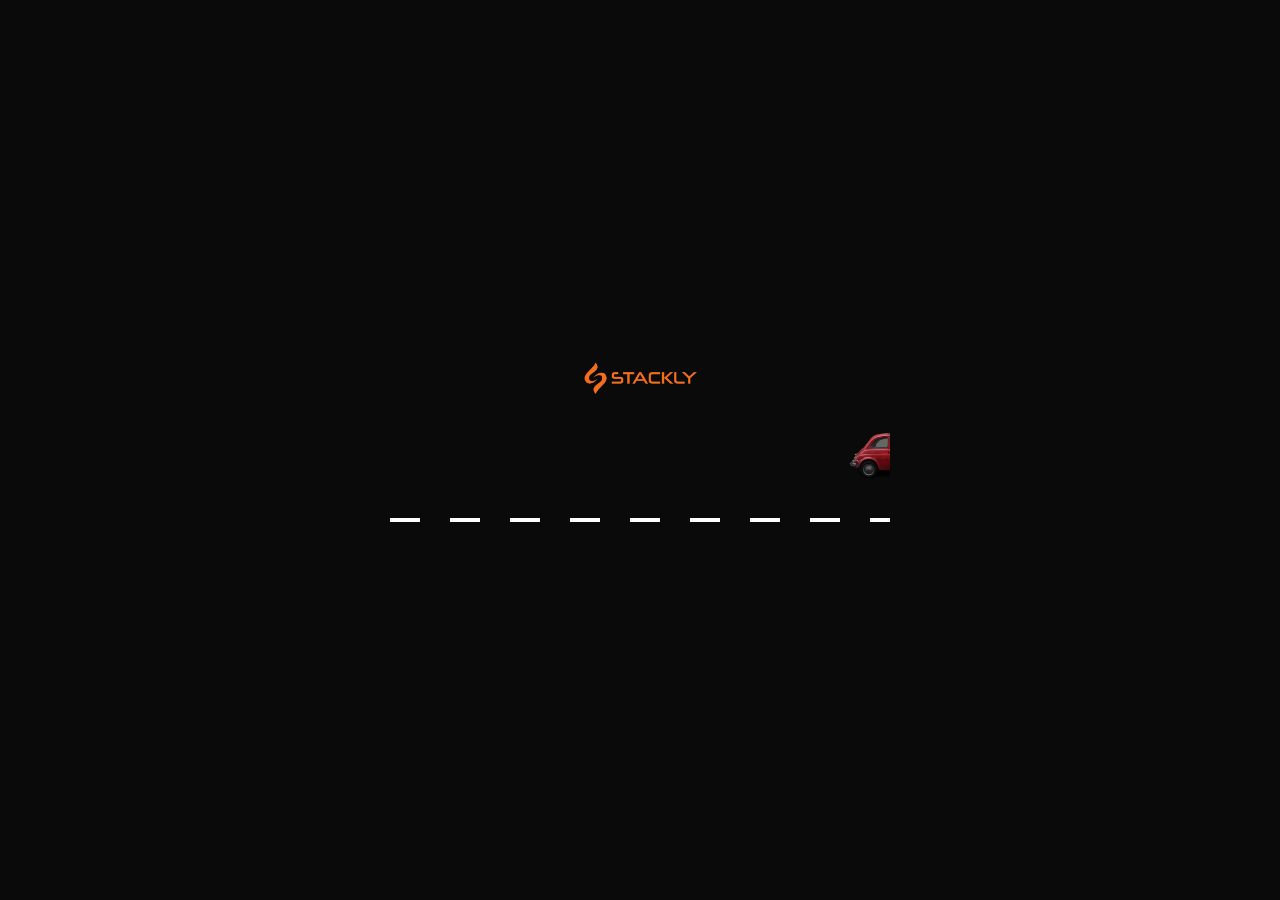
<file: index.html>
<!DOCTYPE html>
<html lang="en">
<head>
<meta charset="UTF-8">
<meta name="viewport" content="width=device-width, initial-scale=1.0">
<title>Automotive Motors</title>

<link rel="stylesheet" href="style.css">

<link rel="stylesheet"
href="https://cdnjs.cloudflare.com/ajax/libs/font-awesome/6.5.1/css/all.min.css">

</head>

<div id="loader">

    <div class="loader-content">

        <img src="./assests/logo1.webp" alt="Logo" class="loader-logo">

        <div class="road">

            <div class="car">
                <img src="./assests/dashboard.png" alt="Car">
            </div>

        </div>

    </div>

</div>

<div id="main-content">

<!-- LOGIN MODAL -->

<div class="auth-modal" id="loginModal">

    <div class="auth-box">

        <span class="close" onclick="closeModal()">&times;</span>

        <h1>Login</h1>

        <form action="404.html">

            <input type="email" placeholder="Email Address" required>

            <input type="password" placeholder="Password" required>

            <button type="submit" class="btn">
                Login
            </button>

        </form>

        <div class="auth-link">
            Don't have an account?
            <a href="#" onclick="switchToSignup()">
                Sign Up
            </a>
        </div>

    </div>

</div>

<!-- SIGNUP MODAL -->

<div class="auth-modal" id="signupModal">

    <div class="auth-box">

        <span class="close" onclick="closeModal()">&times;</span>

        <h1>Create Account</h1>

        <form action="404.html">

            <input type="text" placeholder="Full Name" required>

            <input type="email" placeholder="Email Address" required>

            <input type="password" placeholder="Password" required>

            <input type="password" placeholder="Confirm Password" required>

            <button type="submit" class="btn">
                Register
            </button>

        </form>

        <div class="auth-link">
            Already have an account?
            <a href="#" onclick="switchToLogin()">
                Login
            </a>
        </div>

    </div>

</div>

<body>

<header>

    <div class="logo">
        <a href="index.html">
            <img src="./assests/logo1.webp" alt="Velocity Motors Logo">
        </a>
    </div>

    <div class="menu-toggle">
        <i class="fas fa-bars"></i>
    </div>

    <nav>
        <a href="index.html">Home</a>
        <a href="about.html">About</a>
        <a href="services.html">Service</a>
        <a href="contact.html">Contact</a>
        <a href="blog.html">Blog</a>
        <a href="car.html">Cars</a>
        <a href="#" class="login-btn" onclick="openLogin()">Login</a>

<a href="#" class="signup-btn" onclick="openSignup()">Sign Up</a>
    </nav>

    <a href="404.html" class="btn">Book Test Drive</a>

</header>

<section class="hero">

    <div class="hero-content">

        <h1>Drive The Future</h1>

        <p>
            Discover luxury, speed and innovation with our
            premium automotive collection.
        </p>

        <div class="hero-buttons">
            <a href="404.html" class="btn">Explore Cars</a>
            <a href="404.html" class="outline-btn">Learn More</a>
        </div>

    </div>

</section>

<section class="stats">

    <div class="stat">
        <h2 id="cars">0</h2>
        <p>Premium Cars</p>
    </div>

    <div class="stat">
        <h2 id="customers">0</h2>
        <p>Happy Customers</p>
    </div>

    <div class="stat">
        <h2 id="awards">0</h2>
        <p>Awards Won</p>
    </div>

</section>

<section class="features">

    <h2>Why Choose Us</h2>

    <div class="feature-grid">

        <div class="card">
            <i class="fas fa-car"></i>
            <h3>Luxury Collection</h3>
            <p>Latest premium vehicles with world class design.</p>
        </div>

        <div class="card">
            <i class="fas fa-gauge-high"></i>
            <h3>High Performance</h3>
            <p>Experience speed and power like never before.</p>
        </div>

        <div class="card">
            <i class="fas fa-shield"></i>
            <h3>Advanced Safety</h3>
            <p>Modern safety technologies for every drive.</p>
        </div>

    </div>

</section>

<section class="showcase">

    <h2>Featured Vehicles</h2>

    <div class="cars">

        <div class="car-card">
            <img src="./assests/header1.webp" alt="Sport Edition">
            <h3>Sport Edition</h3>
        </div>

        <div class="car-card">
            <img src="./assests/header2.webp" alt="Luxury SUV">
            <h3>Luxury SUV</h3>
        </div>

        <div class="car-card">
            <img src="./assests/header3.webp" alt="Electric Future">
            <h3>Electric Future</h3>
        </div>

    </div>

</section>

<section class="cta">

    <h2>Ready For Your Dream Car?</h2>

    <a href="404.html" class="btn">
        Schedule Test Drive
    </a>

</section>

<footer class="footer">

    <div class="container">

        <div class="row">

            <div class="col-lg-4">

                <a href="index.html">
                    <img src="./assests/logo1.webp"
                    class="footer-logo"
                    alt="Logo">
                </a>

                <p>
                    Luxury vehicles built for performance,
                    safety and innovation.
                </p>

                <div class="social-icons">

                    <a href="404.html">
                        <i class="fab fa-instagram"></i>
                    </a>

                    <a href="404.html">
                        <i class="fab fa-linkedin-in"></i>
                    </a>

                    <a href="404.html">
                        <i class="fab fa-twitter"></i>
                    </a>

                </div>

            </div>

            <div class="col-lg-2">

                <h4>Quick Links</h4>

                <ul class="footer-links">

                    <li>
                        <a href="index.html">Home</a>
                    </li>

                    <li>
                        <a href="about.html">About</a>
                    </li>

                    <li>
                        <a href="services.html">Services</a>
                    </li>

                    <li>
                        <a href="contact.html">Contact</a>
                    </li>

                    <li>
                        <a href="blog.html">Blog</a>
                    </li>

                    <li>
                        <a href="car.html">Cars</a>
                    </li>

                </ul>

            </div>

            <div class="col-lg-3">

                <h4>Contact</h4>

                <ul class="contact-info">

                    <li>
                        <i class="fas fa-envelope"></i>
                        info@stackly.com
                    </li>

                    <li>
                        <i class="fas fa-map-marker-alt"></i>
                        Chennai, Tamil Nadu
                    </li>

                </ul>

            </div>

            <div class="col-lg-3">

                <h4>Newsletter</h4>

                <p>
                    Subscribe for latest updates.
                </p>

                <div class="newsletter">

                    <input type="email"
                    placeholder="Enter Email">

                    <a href="404.html"
                    class="subscribe-btn">
                        Subscribe
                    </a>

                </div>

            </div>

        </div>

        <div class="footer-bottom">
            © 2026 Automative Motors.
            All Rights Reserved.
        </div>

    </div>

</footer>

<script src="main.js"></script>

</body>
</html>
</file>
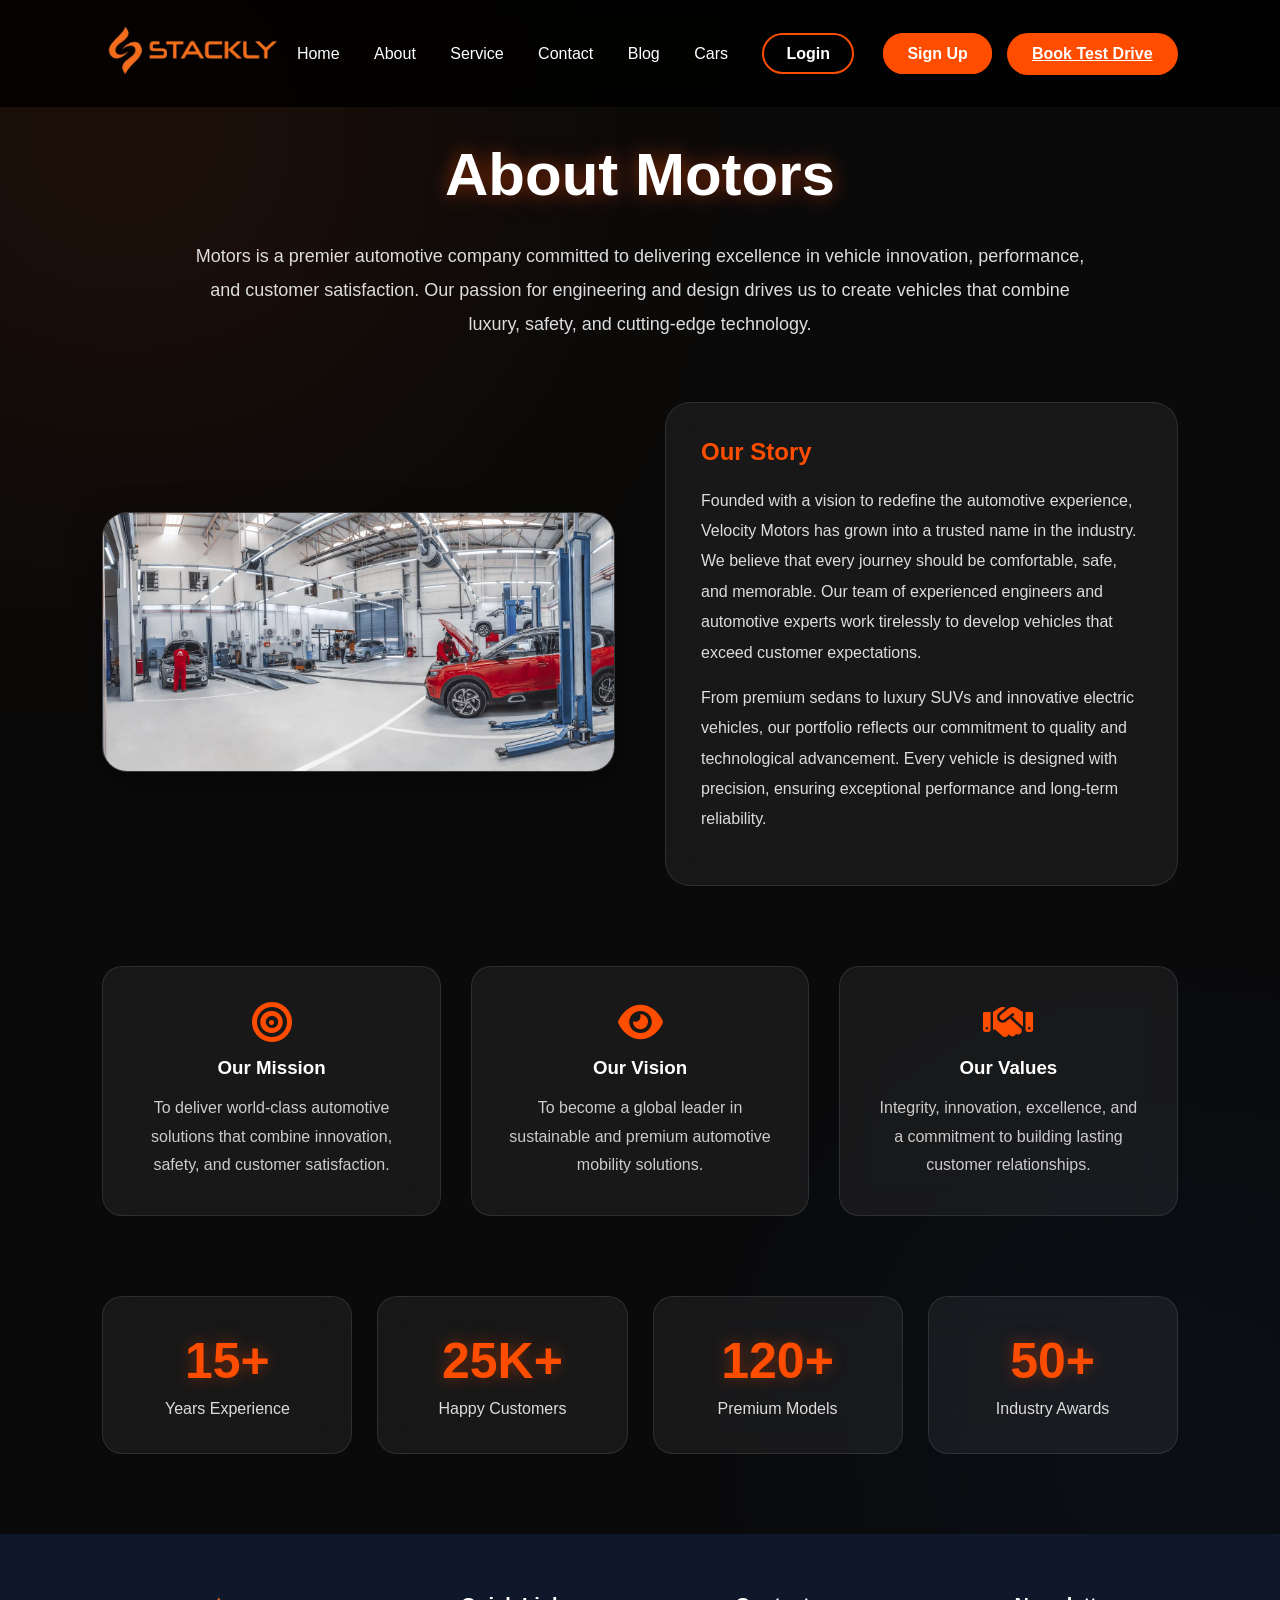
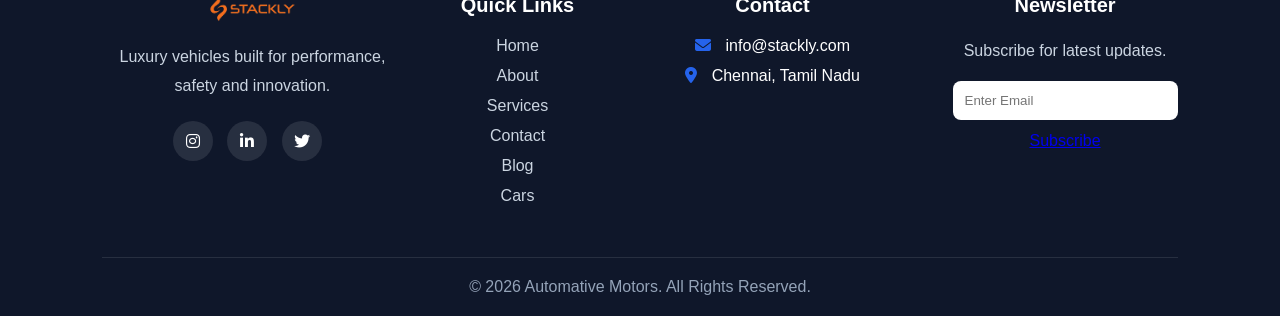
<file: About.html>
<!DOCTYPE html>
<html lang="en">
<head>
<meta charset="UTF-8">
<meta name="viewport" content="width=device-width, initial-scale=1.0">
<title>Automotive Motors</title>

<link rel="stylesheet" href="style.css">

<link rel="stylesheet"
href="https://cdnjs.cloudflare.com/ajax/libs/font-awesome/6.5.1/css/all.min.css">

</head>
<!-- LOGIN MODAL -->

<div class="auth-modal" id="loginModal">

    <div class="auth-box">

        <span class="close" onclick="closeModal()">&times;</span>

        <h1>Login</h1>

        <form action="404.html">

            <input type="email" placeholder="Email Address" required>

            <input type="password" placeholder="Password" required>

            <button type="submit" class="btn">
                Login
            </button>

        </form>

        <div class="auth-link">
            Don't have an account?
            <a href="#" onclick="switchToSignup()">
                Sign Up
            </a>
        </div>

    </div>

</div>

<!-- SIGNUP MODAL -->

<div class="auth-modal" id="signupModal">

    <div class="auth-box">

        <span class="close" onclick="closeModal()">&times;</span>

        <h1>Create Account</h1>

        <form action="404.html">

            <input type="text" placeholder="Full Name" required>

            <input type="email" placeholder="Email Address" required>

            <input type="password" placeholder="Password" required>

            <input type="password" placeholder="Confirm Password" required>

            <button type="submit" class="btn">
                Register
            </button>

        </form>

        <div class="auth-link">
            Already have an account?
            <a href="#" onclick="switchToLogin()">
                Login
            </a>
        </div>

    </div>

</div>

<body>

<header>

    <div class="logo">
        <a href="index.html">
            <img src="./assests/logo1.webp" alt="Velocity Motors Logo">
        </a>
    </div>

    <div class="menu-toggle">
        <i class="fas fa-bars"></i>
    </div>

    <nav>
        <a href="index.html">Home</a>
        <a href="about.html">About</a>
        <a href="services.html">Service</a>
        <a href="contact.html">Contact</a>
        <a href="blog.html">Blog</a>
        <a href="car.html">Cars</a>
        <a href="#" class="login-btn" onclick="openLogin()">Login</a>

<a href="#" class="signup-btn" onclick="openSignup()">Sign Up</a>
    </nav>

    <a href="404.html" class="btn">Book Test Drive</a>

</header>

<section class="about-section">

    <div class="container">

        <h1>About  Motors</h1>

        <p class="about-intro">
             Motors is a premier automotive company committed to
            delivering excellence in vehicle innovation, performance, and
            customer satisfaction. Our passion for engineering and design
            drives us to create vehicles that combine luxury, safety,
            and cutting-edge technology.
        </p>

        <div class="about-content">

            <div class="about-image">
                <img src="./assests/aboutimg.webp" alt="Velocity Motors">
            </div>

            <div class="about-text">

                <h2>Our Story</h2>

                <p>
                    Founded with a vision to redefine the automotive experience,
                    Velocity Motors has grown into a trusted name in the industry.
                    We believe that every journey should be comfortable, safe,
                    and memorable. Our team of experienced engineers and
                    automotive experts work tirelessly to develop vehicles
                    that exceed customer expectations.
                </p>

                <p>
                    From premium sedans to luxury SUVs and innovative electric
                    vehicles, our portfolio reflects our commitment to quality
                    and technological advancement. Every vehicle is designed
                    with precision, ensuring exceptional performance and
                    long-term reliability.
                </p>

            </div>

        </div>

        <div class="mission-vision">

            <div class="about-card">
                <i class="fas fa-bullseye"></i>
                <h3>Our Mission</h3>
                <p>
                    To deliver world-class automotive solutions that combine
                    innovation, safety, and customer satisfaction.
                </p>
            </div>

            <div class="about-card">
                <i class="fas fa-eye"></i>
                <h3>Our Vision</h3>
                <p>
                    To become a global leader in sustainable and premium
                    automotive mobility solutions.
                </p>
            </div>

            <div class="about-card">
                <i class="fas fa-handshake"></i>
                <h3>Our Values</h3>
                <p>
                    Integrity, innovation, excellence, and a commitment to
                    building lasting customer relationships.
                </p>
            </div>

        </div>

        <div class="about-stats">

            <div class="stat-box">
                <h2>15+</h2>
                <p>Years Experience</p>
            </div>

            <div class="stat-box">
                <h2>25K+</h2>
                <p>Happy Customers</p>
            </div>

            <div class="stat-box">
                <h2>120+</h2>
                <p>Premium Models</p>
            </div>

            <div class="stat-box">
                <h2>50+</h2>
                <p>Industry Awards</p>
            </div>

        </div>

    </div>

</section>


<footer class="footer">

    <div class="container">

        <div class="row">

            <div class="col-lg-4">

                <a href="index.html">
                    <img src="./assests/logo1.webp"
                    class="footer-logo"
                    alt="Logo">
                </a>

                <p>
                    Luxury vehicles built for performance,
                    safety and innovation.
                </p>

                <div class="social-icons">

                    <a href="404.html">
                        <i class="fab fa-instagram"></i>
                    </a>

                    <a href="404.html">
                        <i class="fab fa-linkedin-in"></i>
                    </a>

                    <a href="404.html">
                        <i class="fab fa-twitter"></i>
                    </a>

                </div>

            </div>

            <div class="col-lg-2">

                <h4>Quick Links</h4>

                <ul class="footer-links">

                    <li>
                        <a href="index.html">Home</a>
                    </li>

                    <li>
                        <a href="about.html">About</a>
                    </li>

                    <li>
                        <a href="services.html">Services</a>
                    </li>

                    <li>
                        <a href="contact.html">Contact</a>
                    </li>
                    <li>
                        <a href="blog.html">Blog</a>        
                    </li>
                    <li>
                        <a href="car.html">Cars</a> 
                    </li>

                </ul>

            </div>

            <div class="col-lg-3">

                <h4>Contact</h4>

                <ul class="contact-info">

                    <li>
                        <i class="fas fa-envelope"></i>
                        info@stackly.com
                    </li>

                    <li>
                        <i class="fas fa-map-marker-alt"></i>
                        Chennai, Tamil Nadu
                    </li>

                </ul>

            </div>

            <div class="col-lg-3">

                <h4>Newsletter</h4>

                <p>
                    Subscribe for latest updates.
                </p>

                <div class="newsletter">

                    <input type="email"
                    placeholder="Enter Email">

                    <a href="404.html"
                    class="subscribe-btn">
                        Subscribe
                    </a>

                </div>

            </div>

        </div>

        <div class="footer-bottom">
            © 2026 Automative Motors.
            All Rights Reserved.
        </div>

    </div>

</footer>


<script src="main.js"></script>

</body>
</html>
</file>
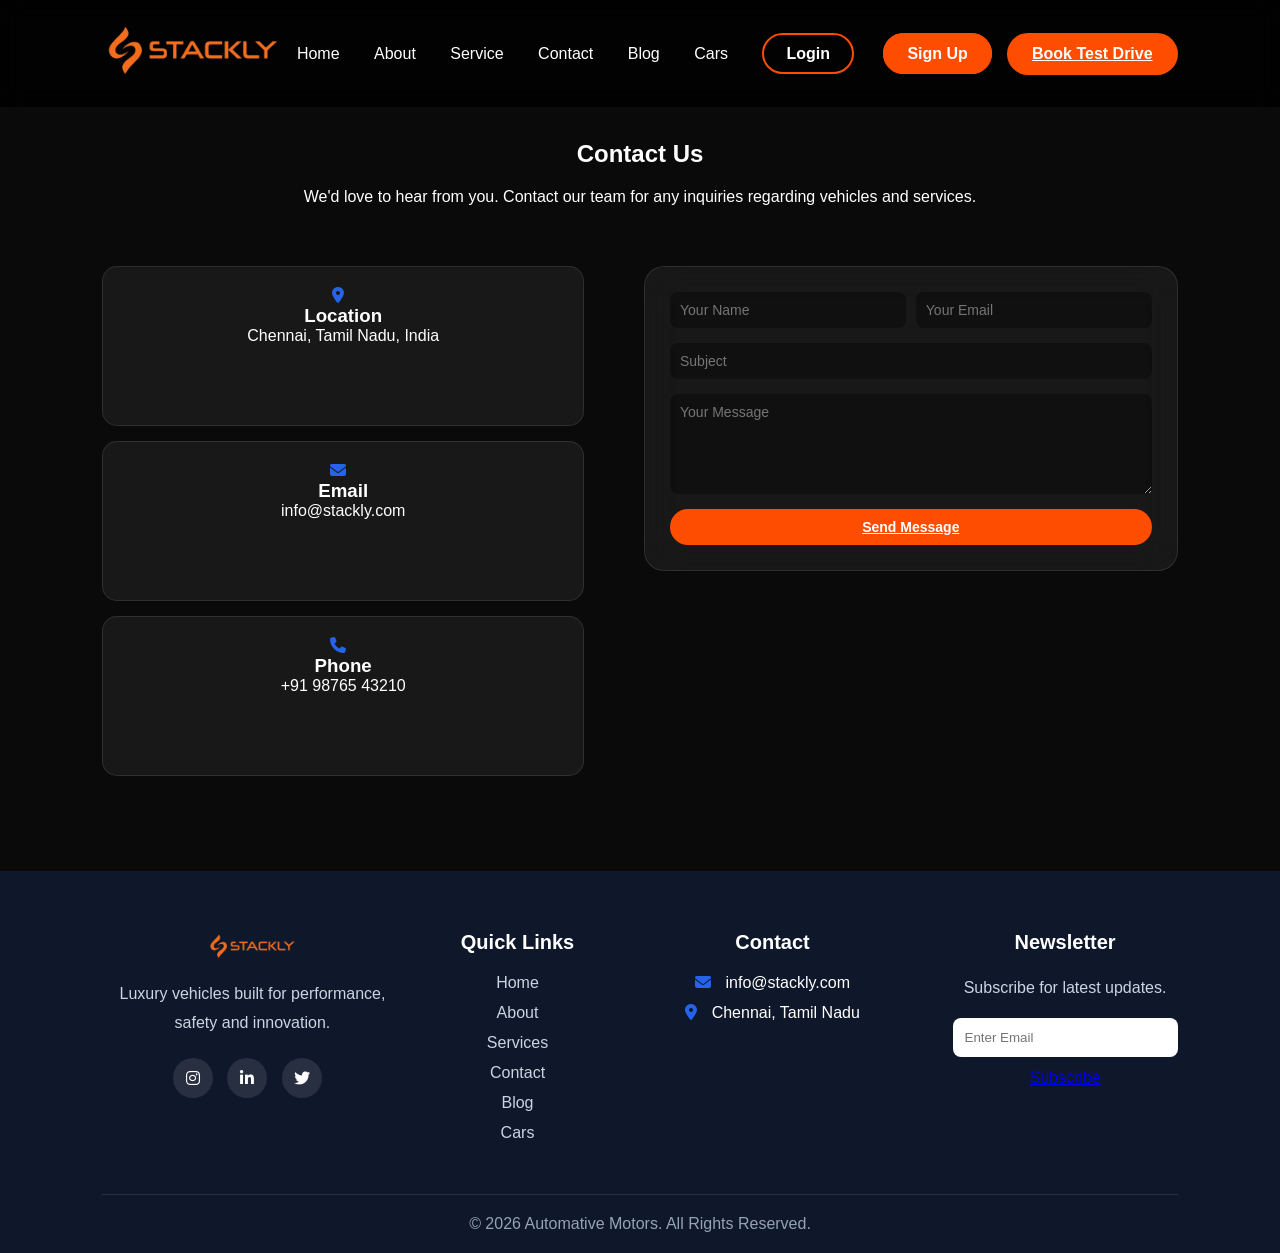
<file: Contact.html>
<!DOCTYPE html>
<html lang="en">
<head>
<meta charset="UTF-8">
<meta name="viewport" content="width=device-width, initial-scale=1.0">
<title>Automotive Motors</title>

<link rel="stylesheet" href="style.css">

<link rel="stylesheet"
href="https://cdnjs.cloudflare.com/ajax/libs/font-awesome/6.5.1/css/all.min.css">

</head>



<!-- LOGIN MODAL -->

<div class="auth-modal" id="loginModal">

    <div class="auth-box">

        <span class="close" onclick="closeModal()">&times;</span>

        <h1>Login</h1>

        <form action="404.html">

            <input type="email" placeholder="Email Address" required>

            <input type="password" placeholder="Password" required>

            <button type="submit" class="btn">
                Login
            </button>

        </form>

        <div class="auth-link">
            Don't have an account?
            <a href="#" onclick="switchToSignup()">
                Sign Up
            </a>
        </div>

    </div>

</div>

<!-- SIGNUP MODAL -->

<div class="auth-modal" id="signupModal">

    <div class="auth-box">

        <span class="close" onclick="closeModal()">&times;</span>

        <h1>Create Account</h1>

        <form action="404.html">

            <input type="text" placeholder="Full Name" required>

            <input type="email" placeholder="Email Address" required>

            <input type="password" placeholder="Password" required>

            <input type="password" placeholder="Confirm Password" required>

            <button type="submit" class="btn">
                Register
            </button>

        </form>

        <div class="auth-link">
            Already have an account?
            <a href="#" onclick="switchToLogin()">
                Login
            </a>
        </div>

    </div>

</div>

<body>

<header>

    <div class="logo">
        <a href="index.html">
            <img src="./assests/logo1.webp" alt="Velocity Motors Logo">
        </a>
    </div>

    <div class="menu-toggle">
        <i class="fas fa-bars"></i>
    </div>

    <nav>
        <a href="index.html">Home</a>
        <a href="about.html">About</a>
        <a href="services.html">Service</a>
        <a href="contact.html">Contact</a>
        <a href="blog.html">Blog</a>
        <a href="car.html">Cars</a>
        <a href="#" class="login-btn" onclick="openLogin()">Login</a>

<a href="#" class="signup-btn" onclick="openSignup()">Sign Up</a>
    </nav>

    <a href="404.html" class="btn">Book Test Drive</a>

</header>
<section class="contact-section">

    <div class="container">

        <h1>Contact Us</h1>

        <p>
            We'd love to hear from you. Contact our team for any
            inquiries regarding vehicles and services.
        </p>

        <div class="contact-wrapper">

            <!-- INFO -->

            <div class="contact-info">

                <div class="info-box">
                    <i class="fas fa-map-marker-alt"></i>
                    <h3>Location</h3>
                    <p>Chennai, Tamil Nadu, India</p>
                </div>

                <div class="info-box">
                    <i class="fas fa-envelope"></i>
                    <h3>Email</h3>
                    <p>info@stackly.com</p>
                </div>

                <div class="info-box">
                    <i class="fas fa-phone"></i>
                    <h3>Phone</h3>
                    <p>+91 98765 43210</p>
                </div>

            </div>

            <!-- FORM -->

            <form class="contact-form">

                <div class="input-row">
                    <input type="text" placeholder="Your Name">
                    <input type="email" placeholder="Your Email">
                </div>

                <input type="text" placeholder="Subject">

                <textarea rows="5" placeholder="Your Message"></textarea>

                <a href="404.html" class="btn">Send Message</a>

            </form>

        </div>

    </div>

</section>
<footer class="footer">

    <div class="container">

        <div class="row">

            <div class="col-lg-4">

                <a href="index.html">
                    <img src="./assests/logo1.webp"
                    class="footer-logo"
                    alt="Logo">
                </a>

                <p>
                    Luxury vehicles built for performance,
                    safety and innovation.
                </p>

                <div class="social-icons">

                    <a href="404.html">
                        <i class="fab fa-instagram"></i>
                    </a>

                    <a href="404.html">
                        <i class="fab fa-linkedin-in"></i>
                    </a>

                    <a href="404.html">
                        <i class="fab fa-twitter"></i>
                    </a>

                </div>

            </div>

            <div class="col-lg-2">

                <h4>Quick Links</h4>

                <ul class="footer-links">

                    <li>
                        <a href="index.html">Home</a>
                    </li>

                    <li>
                        <a href="about.html">About</a>
                    </li>

                    <li>
                        <a href="services.html">Services</a>
                    </li>

                    <li>
                        <a href="contact.html">Contact</a>
                    </li>
                    <li>
                        <a href="blog.html">Blog</a>
                    </li>       
                    <li>
                        <a href="car.html">Cars</a>
                    </li>

                </ul>

            </div>

            <div class="col-lg-3">

                <h4>Contact</h4>

                <ul class="contact-info">

                    <li>
                        <i class="fas fa-envelope"></i>
                        info@stackly.com
                    </li>

                    <li>
                        <i class="fas fa-map-marker-alt"></i>
                        Chennai, Tamil Nadu
                    </li>

                </ul>

            </div>

            <div class="col-lg-3">

                <h4>Newsletter</h4>

                <p>
                    Subscribe for latest updates.
                </p>

                <div class="newsletter">

                    <input type="email"
                    placeholder="Enter Email">

                    <a href="404.html"
                    class="subscribe-btn">
                        Subscribe
                    </a>

                </div>

            </div>

        </div>

        <div class="footer-bottom">
            © 2026 Automative Motors.
            All Rights Reserved.
        </div>

    </div>

</footer>


<script src="main.js"></script>

</body>
</html>
</file>
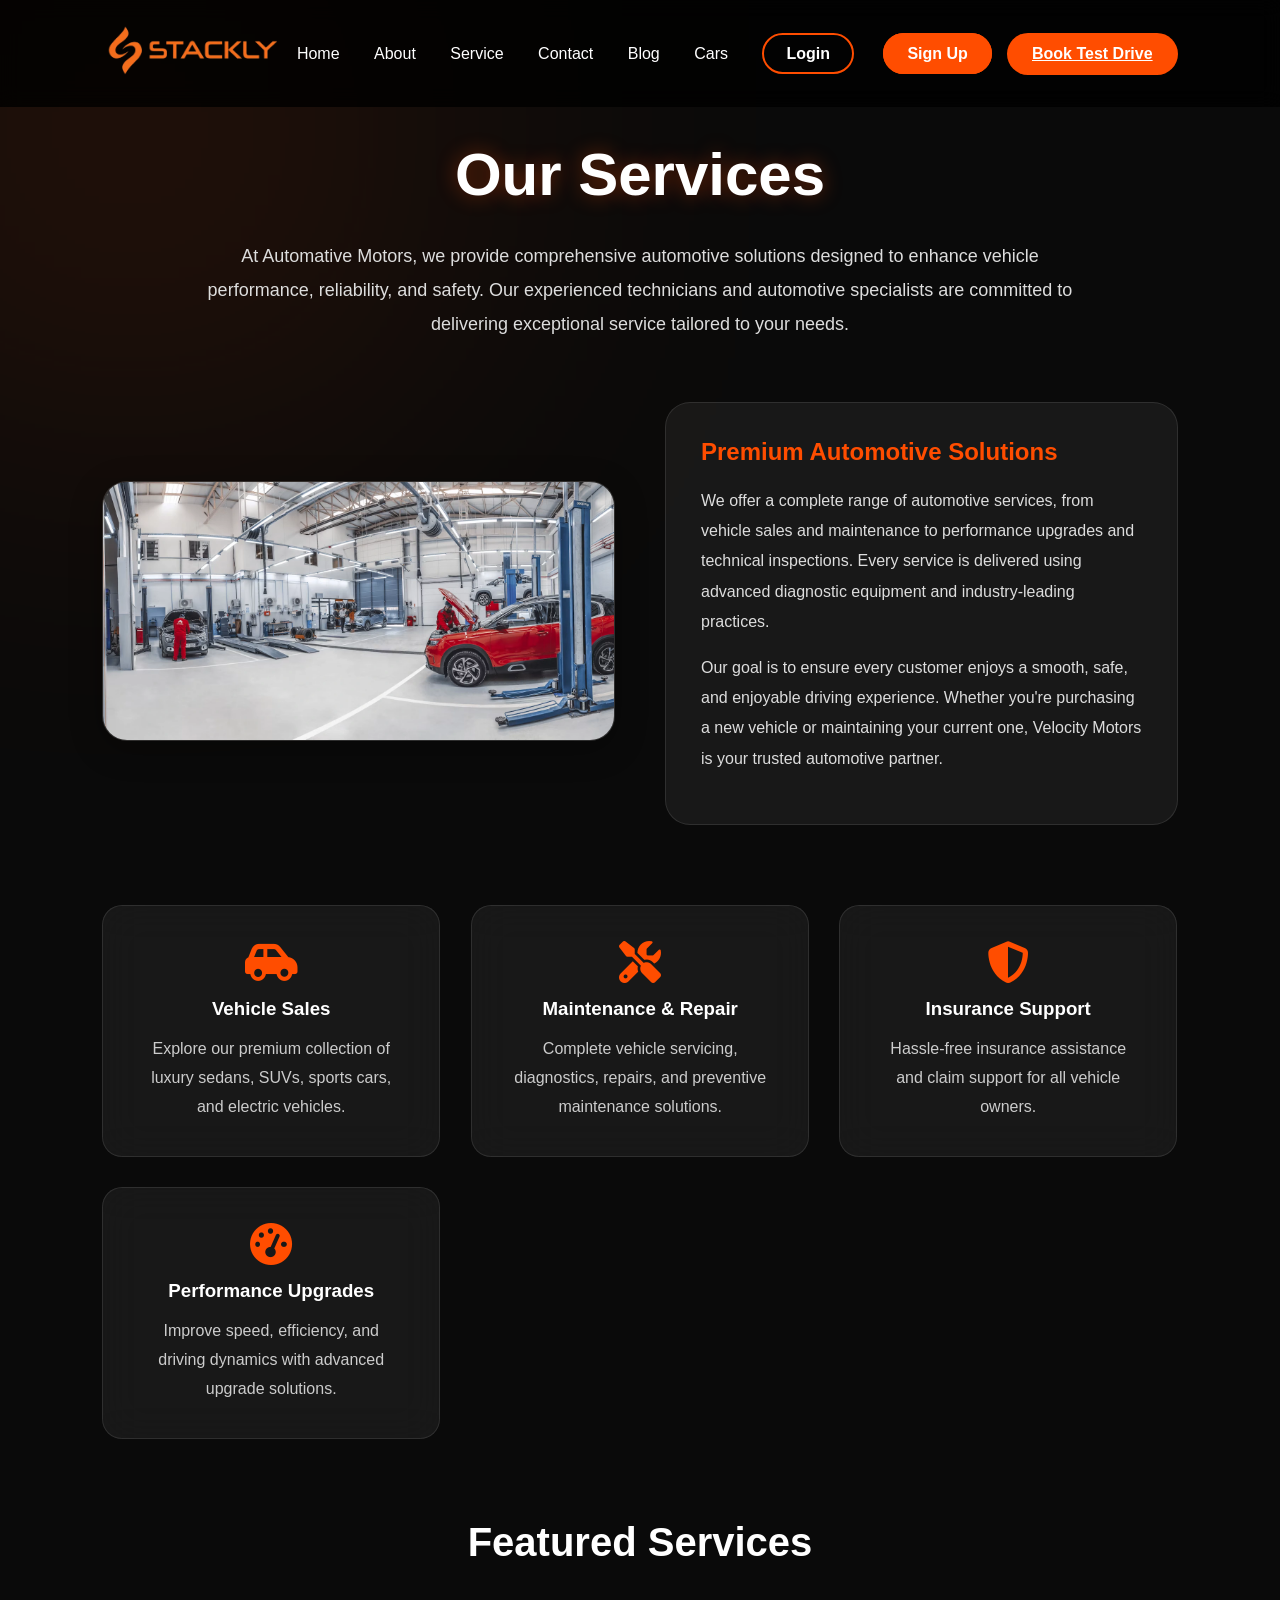
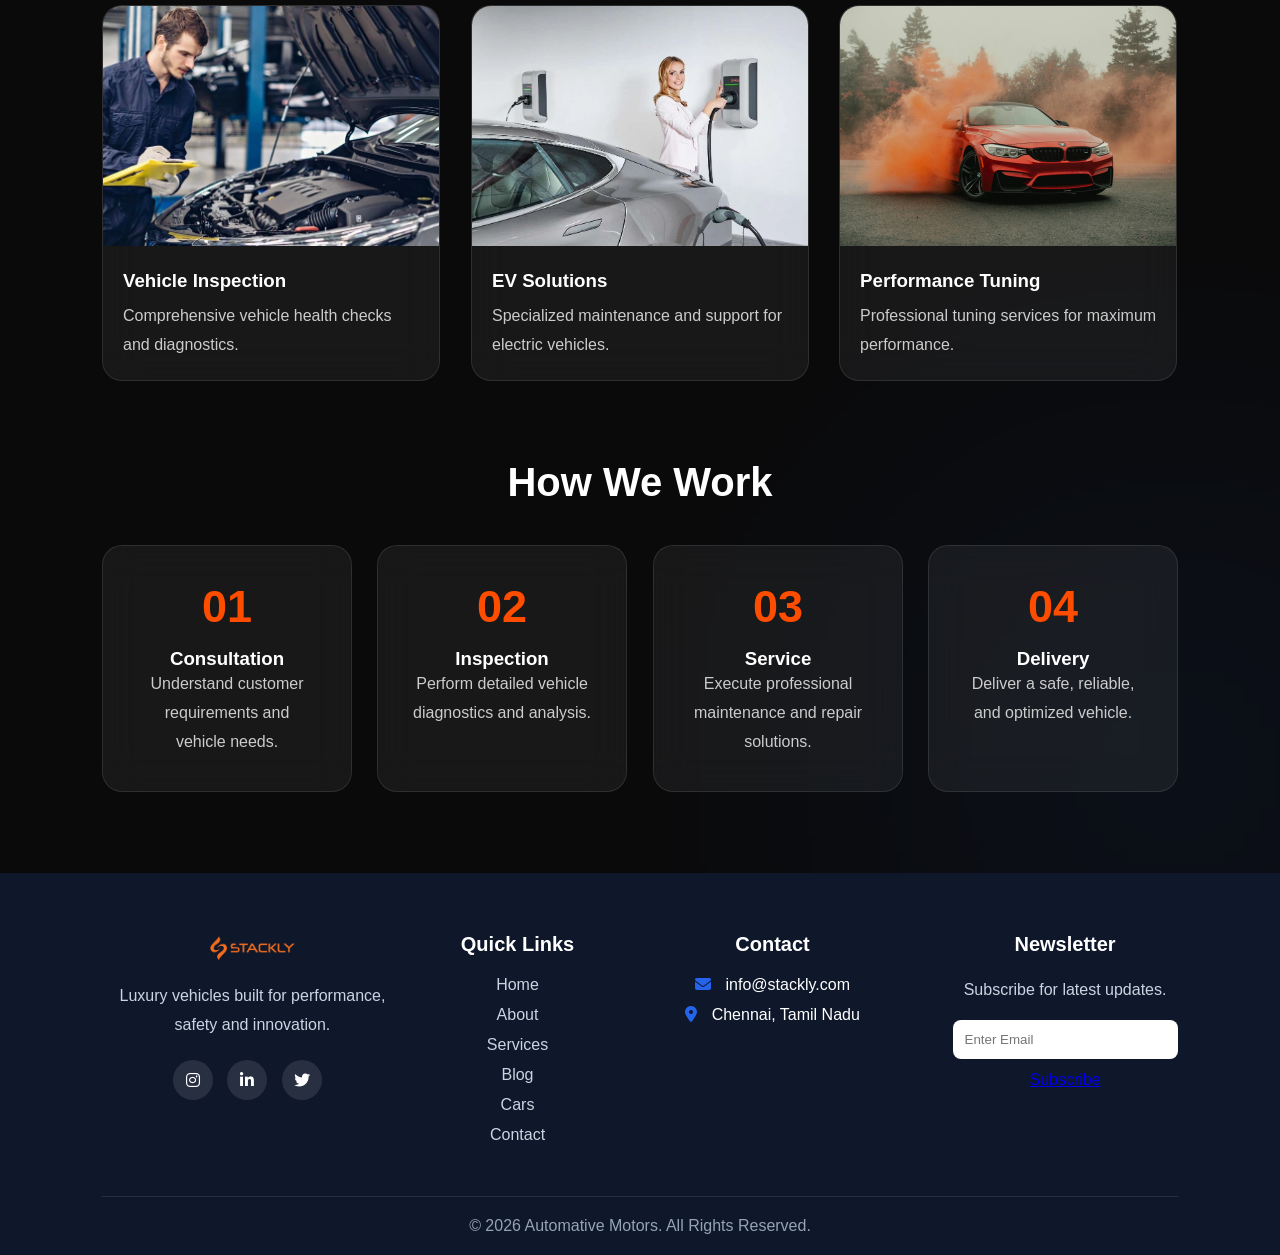
<file: Services.html>
<!DOCTYPE html>
<html lang="en">
<head>
<meta charset="UTF-8">
<meta name="viewport" content="width=device-width, initial-scale=1.0">
<title>Automotive Motors</title>

<link rel="stylesheet" href="style.css">

<link rel="stylesheet"
href="https://cdnjs.cloudflare.com/ajax/libs/font-awesome/6.5.1/css/all.min.css">

</head>


<div class="auth-modal" id="loginModal">

    <div class="auth-box">

        <span class="close" onclick="closeModal()">&times;</span>

        <h1>Login</h1>

        <form action="404.html">

            <input type="email" placeholder="Email Address" required>

            <input type="password" placeholder="Password" required>

            <button type="submit" class="btn">
                Login
            </button>

        </form>

        <div class="auth-link">
            Don't have an account?
            <a href="#" onclick="switchToSignup()">
                Sign Up
            </a>
        </div>

    </div>

</div>

<!-- SIGNUP MODAL -->

<div class="auth-modal" id="signupModal">

    <div class="auth-box">

        <span class="close" onclick="closeModal()">&times;</span>

        <h1>Create Account</h1>

        <form action="404.html">

            <input type="text" placeholder="Full Name" required>

            <input type="email" placeholder="Email Address" required>

            <input type="password" placeholder="Password" required>

            <input type="password" placeholder="Confirm Password" required>

            <button type="submit" class="btn">
                Register
            </button>

        </form>

        <div class="auth-link">
            Already have an account?
            <a href="#" onclick="switchToLogin()">
                Login
            </a>
        </div>

    </div>

</div>

<body>

<header>

    <div class="logo">
        <a href="index.html">
            <img src="./assests/logo1.webp" alt="Velocity Motors Logo">
        </a>
    </div>

    <div class="menu-toggle">
        <i class="fas fa-bars"></i>
    </div>

    <nav>
        <a href="index.html">Home</a>
        <a href="about.html">About</a>
        <a href="services.html">Service</a>
        <a href="contact.html">Contact</a>
        <a href="blog.html">Blog</a>
        <a href="car.html">Cars</a>
        <a href="#" class="login-btn" onclick="openLogin()">Login</a>

<a href="#" class="signup-btn" onclick="openSignup()">Sign Up</a>
    </nav>

    <a href="404.html" class="btn">Book Test Drive</a>

</header>



<section class="services-section">

    <div class="container">

        <h1>Our Services</h1>

        <p class="service-intro">
            At Automative
             Motors, we provide comprehensive automotive solutions
            designed to enhance vehicle performance, reliability, and safety.
            Our experienced technicians and automotive specialists are committed
            to delivering exceptional service tailored to your needs.
        </p>

        <!-- Service Overview -->

        <div class="service-overview">

            <div class="service-image">
                <img src="./assests/service.webp" alt="Automotive Service">
            </div>

            <div class="service-content">

                <h2>Premium Automotive Solutions</h2>

                <p>
                    We offer a complete range of automotive services, from
                    vehicle sales and maintenance to performance upgrades and
                    technical inspections. Every service is delivered using
                    advanced diagnostic equipment and industry-leading practices.
                </p>

                <p>
                    Our goal is to ensure every customer enjoys a smooth,
                    safe, and enjoyable driving experience. Whether you're
                    purchasing a new vehicle or maintaining your current one,
                    Velocity Motors is your trusted automotive partner.
                </p>

            </div>

        </div>

        <!-- Main Services -->

        <div class="service-grid">

            <div class="service-card">
                <i class="fas fa-car-side"></i>
                <h3>Vehicle Sales</h3>
                <p>
                    Explore our premium collection of luxury sedans,
                    SUVs, sports cars, and electric vehicles.
                </p>
            </div>

            <div class="service-card">
                <i class="fas fa-tools"></i>
                <h3>Maintenance & Repair</h3>
                <p>
                    Complete vehicle servicing, diagnostics, repairs,
                    and preventive maintenance solutions.
                </p>
            </div>

            <div class="service-card">
                <i class="fas fa-shield-alt"></i>
                <h3>Insurance Support</h3>
                <p>
                    Hassle-free insurance assistance and claim support
                    for all vehicle owners.
                </p>
            </div>

            <div class="service-card">
                <i class="fas fa-gauge-high"></i>
                <h3>Performance Upgrades</h3>
                <p>
                    Improve speed, efficiency, and driving dynamics with
                    advanced upgrade solutions.
                </p>
            </div>

        </div>

        <!-- Featured Services -->

        <div class="featured-services">

            <h2>Featured Services</h2>

            <div class="featured-grid">

                <div class="featured-card">
                    <img src="./assests/VistaVehicleInspection.webp" alt="Inspection">
                    <h3>Vehicle Inspection</h3>
                    <p>
                        Comprehensive vehicle health checks and diagnostics.
                    </p>
                </div>

                <div class="featured-card">
                    <img src="./assests/ev.webp" alt="Electric Vehicles">
                    <h3>EV Solutions</h3>
                    <p>
                        Specialized maintenance and support for electric vehicles.
                    </p>
                </div>

                <div class="featured-card">
                    <img src="./assests/perfomance.webp" alt="Performance">
                    <h3>Performance Tuning</h3>
                    <p>
                        Professional tuning services for maximum performance.
                    </p>
                </div>

            </div>

        </div>

        <!-- Process -->

        <div class="service-process">

            <h2>How We Work</h2>

            <div class="process-grid">

                <div class="process-box">
                    <span>01</span>
                    <h3>Consultation</h3>
                    <p>
                        Understand customer requirements and vehicle needs.
                    </p>
                </div>

                <div class="process-box">
                    <span>02</span>
                    <h3>Inspection</h3>
                    <p>
                        Perform detailed vehicle diagnostics and analysis.
                    </p>
                </div>

                <div class="process-box">
                    <span>03</span>
                    <h3>Service</h3>
                    <p>
                        Execute professional maintenance and repair solutions.
                    </p>
                </div>

                <div class="process-box">
                    <span>04</span>
                    <h3>Delivery</h3>
                    <p>
                        Deliver a safe, reliable, and optimized vehicle.
                    </p>
                </div>

            </div>

        </div>

    </div>

</section>

<footer class="footer">

    <div class="container">

        <div class="row">

            <div class="col-lg-4">

                <a href="index.html">
                    <img src="./assests/logo1.webp"
                    class="footer-logo"
                    alt="Logo">
                </a>

                <p>
                    Luxury vehicles built for performance,
                    safety and innovation.
                </p>

                <div class="social-icons">

                    <a href="404.html">
                        <i class="fab fa-instagram"></i>
                    </a>

                    <a href="404.html">
                        <i class="fab fa-linkedin-in"></i>
                    </a>

                    <a href="404.html">
                        <i class="fab fa-twitter"></i>
                    </a>

                </div>

            </div>

            <div class="col-lg-2">

                <h4>Quick Links</h4>

                <ul class="footer-links">

                    <li>
                        <a href="index.html">Home</a>
                    </li>

                    <li>
                        <a href="about.html">About</a>
                    </li>

                    <li>
                        <a href="services.html">Services</a>
                    </li>

                    <li>
                        <a href="blog.html">Blog</a>
                    </li>

                    <li>
                        <a href="car.html">Cars</a>
                    </li>

                    <li>
                        <a href="contact.html">Contact</a>
                    </li>

                </ul>

            </div>

            <div class="col-lg-3">

                <h4>Contact</h4>

                <ul class="contact-info">

                    <li>
                        <i class="fas fa-envelope"></i>
                        info@stackly.com
                    </li>

                    <li>
                        <i class="fas fa-map-marker-alt"></i>
                        Chennai, Tamil Nadu
                    </li>

                </ul>

            </div>

            <div class="col-lg-3">

                <h4>Newsletter</h4>

                <p>
                    Subscribe for latest updates.
                </p>

                <div class="newsletter">

                    <input type="email"
                    placeholder="Enter Email">

                    <a href="404.html"
                    class="subscribe-btn">
                        Subscribe
                    </a>

                </div>

            </div>

        </div>

        <div class="footer-bottom">
            © 2026 Automative Motors.
            All Rights Reserved.
        </div>

    </div>

</footer>


<script src="main.js"></script>

</body>
</html>
</file>
<file: style.css>
*{
margin:0;
padding:0;
box-sizing:border-box;
font-family:'Poppins',sans-serif;
scroll-behavior:smooth;
}

body{
background:#0a0a0a;
color:white;
}

header{
position:fixed;
width:100%;
top:0;
padding:20px 8%;
display:flex;
justify-content:space-between;
align-items:center;
background:rgba(0,0,0,.8);
backdrop-filter:blur(10px);
z-index:1000;
}

.logo{
font-size:30px;
font-weight:700;
color:#ff4d00;
}

.logo img{
    height: 60px;
    width: auto;
    object-fit: contain;
}
nav a{
color:white;
text-decoration:none;
margin:0 15px;
}

.btn{
background:#ff4d00;
color:white;
padding:12px 25px;
border:none;
border-radius:30px;
cursor:pointer;
font-weight:600;
}

.outline-btn{
padding:12px 25px;
background:transparent;
border:2px solid white;
color:white;
border-radius:30px;
margin-left:10px;
cursor:pointer;
}

.hero{
height:100vh;
background:
linear-gradient(rgba(0,0,0,.5),rgba(0,0,0,.7)),
url("./assests/background.webp");
background-size:cover;
background-position:center;
display:flex;
justify-content:center;
align-items:center;
text-align:center;
}

.hero-content{
max-width:800px;
animation:fadeUp 1.2s ease;
}

.hero h1{
font-size:70px;
margin-bottom:20px;
}

.hero p{
font-size:20px;
line-height:1.8;
margin-bottom:25px;
}

.stats{
padding:80px 10%;
display:flex;
justify-content:space-around;
background:#111;
}

.stat h2{
font-size:55px;
color:#ff4d00;
}

.features{
padding:100px 10%;
text-align:center;
}

.features h2{
font-size:45px;
margin-bottom:50px;
}

.feature-grid{
display:grid;
grid-template-columns:repeat(auto-fit,minmax(250px,1fr));
gap:30px;
}

.card{
background:#141414;
padding:35px;
border-radius:15px;
transition:.4s;
}

.card:hover{
transform:translateY(-10px);
}

.card i{
font-size:40px;
color:#ff4d00;
margin-bottom:20px;
}

.showcase{
padding:100px 10%;
}

.showcase h2{
text-align:center;
font-size:45px;
margin-bottom:50px;
}

.cars{
display:grid;
grid-template-columns:repeat(auto-fit,minmax(300px,1fr));
gap:25px;
}

.car-card{
overflow:hidden;
border-radius:15px;
background:#141414;
}

.car-card img{
width:100%;
height:250px;
object-fit:cover;
transition:.5s;
}

.car-card:hover img{
transform:scale(1.1);
}

.car-card h3{
padding:20px;
text-align:center;
}

.cta{
padding:100px 20px;
text-align:center;
background:#111;
}

.cta h2{
font-size:45px;
margin-bottom:25px;
}

footer{
padding:25px;
text-align:center;
background:black;
}

@keyframes fadeUp{
from{
opacity:0;
transform:translateY(50px);
}
to{
opacity:1;
transform:translateY(0);
}
}

@media(max-width:768px){

header{
flex-direction:column;
gap:15px;
}

.hero h1{
font-size:45px;
}

.stats{
flex-direction:column;
gap:30px;
text-align:center;
}
}


@keyframes loading{
    from{
        width:0%;
    }
    to{
        width:100%;
    }
}

#main-content{
    display:none;
}


/* Footer */

.footer{
    background:#0f172a;
    color:#fff;
    padding:60px 8% 20px;
}

.footer .container{
    width:100%;
}

.footer .row{
    display:grid;
    grid-template-columns:2fr 1fr 1.5fr 1.5fr;
    gap:40px;
}

.footer-logo{
    width:90px;
    margin-bottom:15px;
    cursor:pointer;
    transition:0.3s;
}

.footer-logo:hover{
    transform:scale(1.08);
}

.footer p{
    color:#cbd5e1;
    line-height:1.8;
}

.footer h4{
    margin-bottom:20px;
    font-size:20px;
    color:#fff;
}

.social-icons{
    margin-top:20px;
}

.social-icons a{
    width:40px;
    height:40px;
    display:inline-flex;
    align-items:center;
    justify-content:center;
    background:rgba(255,255,255,0.1);
    border-radius:50%;
    color:#fff;
    text-decoration:none;
    margin-right:10px;
    transition:0.3s;
}

.social-icons a:hover{
    background:#2563eb;
    transform:translateY(-3px);
}

.footer-links,
.contact-info{
    list-style:none;
    padding:0;
}

.footer-links li,
.contact-info li{
    margin-bottom:12px;
}

.footer-links a{
    color:#cbd5e1;
    text-decoration:none;
    transition:0.3s;
}

.footer-links a:hover{
    color:#fff;
    padding-left:5px;
}

.contact-info i{
    margin-right:10px;
    color:#2563eb;
}

.newsletter{
    display:flex;
    flex-direction:column;
    gap:12px;
    margin-top:15px;
}

.newsletter input{
    padding:12px;
    border:none;
    border-radius:8px;
    outline:none;
}

.newsletter button{
    background:#2563eb;
    color:#fff;
    border:none;
    padding:12px;
    border-radius:8px;
    cursor:pointer;
    transition:0.3s;
}

.newsletter button:hover{
    background:#1d4ed8;
}

.footer-bottom{
    border-top:1px solid rgba(255,255,255,0.1);
    margin-top:40px;
    padding-top:20px;
    text-align:center;
    color:#94a3b8;
}

/* Mobile Responsive */

@media(max-width:768px){

    .footer .row{
        grid-template-columns:1fr;
        gap:30px;
    }

    .footer{
        text-align:center;
    }

    .social-icons{
        justify-content:center;
    }

    .newsletter{
        max-width:350px;
        margin:auto;
    }
}
/* Mobile Responsive */

@media(max-width:768px){

    .footer{
        text-align:center;
    }

    .footer-container{
        grid-template-columns:1fr;
    }

    .footer-brand{
        max-width:100%;
    }

    .footer-logo{
        width:70px;
    }
}

/* Hamburger Menu */

.menu-toggle{
    display:none;
    font-size:28px;
    color:white;
    cursor:pointer;
}

/* Mobile Navbar */

@media(max-width:768px){

    header{
        flex-direction:row;
        justify-content:space-between;
    }

    .menu-toggle{
        display:block;
    }

nav{
    position:absolute;
    top:90px;
    left:0;
    width:100%;

    background:#111;
    flex-direction:column;
    text-align:center;
    padding:20px 0;

    /* 🔥 IMPORTANT FIX */
    display:flex;
    flex-direction:column;

    opacity:0;
    visibility:hidden;
    transform:translateY(-20px);
    transition:0.4s ease;

    pointer-events:none;
}

nav.active{
    opacity:1;
    visibility:visible;
    transform:translateY(0);
    pointer-events:auto;
}

    nav a{
        margin:15px 0;
        display:block;
    }

    header .btn{
        display:none;
    }

    .hero h1{
        font-size:45px;
    }

    .stats{
        flex-direction:column;
        gap:30px;
        text-align:center;
    }
}



.about-section{
    padding:140px 8% 80px;
    min-height:100vh;
    position:relative;
    overflow:hidden;
}

/* Background Glow */

.about-section::before{
    content:"";
    position:absolute;
    width:450px;
    height:450px;
    background:#ff4d00;
    filter:blur(180px);
    opacity:.15;
    top:-100px;
    left:-100px;
}

.about-section::after{
    content:"";
    position:absolute;
    width:400px;
    height:400px;
    background:#2563eb;
    filter:blur(180px);
    opacity:.12;
    bottom:-100px;
    right:-100px;
}

.about-section .container{
    position:relative;
    z-index:2;
}

.about-section h1{
    text-align:center;
    font-size:60px;
    margin-bottom:30px;
    color:#fff;
    text-shadow:0 0 20px rgba(255,77,0,.5);
}

.about-intro{
    max-width:900px;
    margin:0 auto 60px;
    text-align:center;
    color:#ddd;
    line-height:1.9;
    font-size:18px;
}

/* Image + Content */

.about-content{
    display:grid;
    grid-template-columns:1fr 1fr;
    gap:50px;
    align-items:center;
    margin-top:50px;
}

.about-image img{
    width:100%;
    border-radius:25px;
    border:1px solid rgba(255,255,255,.15);

    background:rgba(255,255,255,.05);
    backdrop-filter:blur(20px);

    box-shadow:
    0 8px 32px rgba(0,0,0,.35);

    transition:.5s;
}

.about-image img:hover{
    transform:scale(1.03);
}

.about-text{
    background:rgba(255,255,255,.06);
    backdrop-filter:blur(20px);
    border:1px solid rgba(255,255,255,.1);
    border-radius:25px;
    padding:35px;
}

.about-text h2{
    color:#ff4d00;
    margin-bottom:20px;
}

.about-text p{
    color:#ddd;
    line-height:1.9;
    margin-bottom:15px;
}

/* Mission Vision */

.mission-vision{
    margin-top:80px;

    display:grid;
    grid-template-columns:repeat(auto-fit,minmax(280px,1fr));
    gap:30px;
}

.about-card{
    background:rgba(255,255,255,.06);
    backdrop-filter:blur(20px);

    border:1px solid rgba(255,255,255,.1);

    border-radius:20px;

    padding:35px;
    text-align:center;

    transition:.4s;
}

.about-card:hover{
    transform:translateY(-10px);
    box-shadow:0 10px 40px rgba(255,77,0,.2);
}

.about-card i{
    font-size:40px;
    color:#ff4d00;
    margin-bottom:15px;
}

.about-card h3{
    margin-bottom:15px;
}

.about-card p{
    color:#ccc;
    line-height:1.8;
}

/* Stats */

.about-stats{
    margin-top:80px;

    display:grid;
    grid-template-columns:repeat(auto-fit,minmax(200px,1fr));
    gap:25px;
}

.stat-box{
    text-align:center;

    background:rgba(255,255,255,.06);

    backdrop-filter:blur(20px);

    border:1px solid rgba(255,255,255,.1);

    border-radius:20px;

    padding:35px;
}

.stat-box h2{
    font-size:50px;
    color:#ff4d00;
    margin-bottom:10px;

    text-shadow:0 0 15px rgba(255,77,0,.4);
}

.stat-box p{
    color:#ddd;
}

/* Animation */

.about-content,
.about-card,
.stat-box{
    animation:fadeUp 1s ease;
}

@keyframes fadeUp{

    from{
        opacity:0;
        transform:translateY(60px);
    }

    to{
        opacity:1;
        transform:translateY(0);
    }
}

/* Mobile */

@media(max-width:768px){

    .about-section h1{
        font-size:40px;
    }

    .about-content{
        grid-template-columns:1fr;
    }

    .about-text{
        padding:25px;
    }

    .stat-box h2{
        font-size:38px;
    }
}

/* Card Content Animation */

.about-card{
    overflow:hidden;
    position:relative;
}

/* Icon */

.about-card i{
    font-size:40px;
    color:#ff4d00;
    margin-bottom:15px;
    transition:all .8s ease;
}

/* Heading */

.about-card h3{
    margin-bottom:15px;
    transition:all .8s ease;
}

/* Paragraph */

.about-card p{
    color:#ccc;
    line-height:1.8;
    transition:all .8s ease;
}

/* Hover Effect */

.about-card:hover i{
    animation:iconMove 1.2s ease;
}

.about-card:hover h3{
    animation:titleMove 1.4s ease;
}

.about-card:hover p{
    animation:textMove 1.6s ease;
}

/* Icon Out-In */

@keyframes iconMove{

    0%{
        opacity:1;
        transform:translateY(0);
    }

    50%{
        opacity:0;
        transform:translateY(-40px);
    }

    100%{
        opacity:1;
        transform:translateY(0);
    }
}

/* Heading Out-In */

@keyframes titleMove{

    0%{
        opacity:1;
        transform:translateX(0);
    }

    50%{
        opacity:0;
        transform:translateX(-60px);
    }

    100%{
        opacity:1;
        transform:translateX(0);
    }
}

/* Paragraph Out-In */

@keyframes textMove{

    0%{
        opacity:1;
        transform:translateY(0);
    }

    50%{
        opacity:0;
        transform:translateY(60px);
    }

    100%{
        opacity:1;
        transform:translateY(0);
    }
}

/* Stats Hover Animation */

.stat-box{
    overflow:hidden;
    position:relative;
    transition:.5s;
}

.stat-box:hover{
    transform:translateY(-10px);
    box-shadow:0 10px 40px rgba(255,77,0,.25);
}

/* Number */

.stat-box:hover h2{
    animation:numberOutIn 1.4s ease;
}

/* Text */

.stat-box:hover p{
    animation:textOutIn 1.6s ease;
}

/* Number Out → In */

@keyframes numberOutIn{

    0%{
        opacity:1;
        transform:translateY(0);
    }

    40%{
        opacity:0;
        transform:translateY(-80px);
    }

    41%{
        opacity:0;
        transform:translateY(80px);
    }

    100%{
        opacity:1;
        transform:translateY(0);
    }
}

/* Text Out → In */

@keyframes textOutIn{

    0%{
        opacity:1;
        transform:translateY(0);
    }

    40%{
        opacity:0;
        transform:translateY(60px);
    }

    41%{
        opacity:0;
        transform:translateY(-60px);
    }

    100%{
        opacity:1;
        transform:translateY(0);
    }
}


/* =========================
   SERVICES PAGE
========================= */

.services-section{
    padding:140px 8% 80px;
    min-height:100vh;
    position:relative;
    overflow:hidden;
}

/* Background Glow */

.services-section::before{
    content:"";
    position:absolute;
    width:500px;
    height:500px;
    background:#ff4d00;
    filter:blur(180px);
    opacity:.15;
    top:-120px;
    left:-120px;
}

.services-section::after{
    content:"";
    position:absolute;
    width:450px;
    height:450px;
    background:#2563eb;
    filter:blur(180px);
    opacity:.12;
    bottom:-120px;
    right:-120px;
}

.services-section .container{
    position:relative;
    z-index:2;
}

.services-section h1{
    text-align:center;
    font-size:60px;
    margin-bottom:30px;
    color:#fff;
    text-shadow:0 0 20px rgba(255,77,0,.4);
}

.service-intro{
    max-width:900px;
    margin:0 auto 60px;
    text-align:center;
    color:#ddd;
    line-height:1.9;
    font-size:18px;
}

/* =========================
   OVERVIEW
========================= */

.service-overview{
    display:grid;
    grid-template-columns:1fr 1fr;
    gap:50px;
    align-items:center;
    margin-bottom:80px;
}

.service-image img{
    width:100%;
    border-radius:25px;
    border:1px solid rgba(255,255,255,.1);

    background:rgba(255,255,255,.05);
    backdrop-filter:blur(20px);

    box-shadow:0 8px 32px rgba(0,0,0,.3);

    transition:.5s;
}

.service-image img:hover{
    transform:scale(1.03);
}

.service-content{
    background:rgba(255,255,255,.06);
    backdrop-filter:blur(20px);

    border:1px solid rgba(255,255,255,.1);

    border-radius:25px;

    padding:35px;
}

.service-content h2{
    color:#ff4d00;
    margin-bottom:20px;
}

.service-content p{
    color:#ddd;
    line-height:1.9;
    margin-bottom:15px;
}

/* =========================
   SERVICE CARDS
========================= */

.service-grid{
    display:grid;
    grid-template-columns:repeat(auto-fit,minmax(260px,1fr));
    gap:30px;
    margin-bottom:80px;
}

.service-card{
    background:rgba(255,255,255,.06);
    backdrop-filter:blur(20px);

    border:1px solid rgba(255,255,255,.1);

    border-radius:20px;

    padding:35px;
    text-align:center;

    transition:.4s;
}

.service-card:hover{
    transform:translateY(-10px);
    box-shadow:0 15px 40px rgba(255,77,0,.25);
}

.service-card i{
    font-size:42px;
    color:#ff4d00;
    margin-bottom:15px;
}

.service-card h3{
    margin-bottom:15px;
}

.service-card p{
    color:#ccc;
    line-height:1.8;
}

/* =========================
   FEATURED SERVICES
========================= */

.featured-services h2{
    text-align:center;
    margin-bottom:40px;
    font-size:40px;
}

.featured-grid{
    display:grid;
    grid-template-columns:repeat(auto-fit,minmax(280px,1fr));
    gap:30px;
    margin-bottom:80px;
}

.featured-card{
    background:rgba(255,255,255,.06);
    backdrop-filter:blur(20px);

    border:1px solid rgba(255,255,255,.1);

    border-radius:20px;
    overflow:hidden;

    transition:.4s;
}

.featured-card:hover{
    transform:translateY(-10px);
}

.featured-card img{
    width:100%;
    height:240px;
    object-fit:cover;
}

.featured-card h3{
    padding:20px 20px 10px;
}

.featured-card p{
    padding:0 20px 20px;
    color:#ccc;
    line-height:1.8;
}

/* =========================
   PROCESS
========================= */

.service-process h2{
    text-align:center;
    margin-bottom:40px;
    font-size:40px;
}

.process-grid{
    display:grid;
    grid-template-columns:repeat(auto-fit,minmax(220px,1fr));
    gap:25px;
}

.process-box{
    background:rgba(255,255,255,.06);
    backdrop-filter:blur(20px);

    border:1px solid rgba(255,255,255,.1);

    border-radius:20px;

    text-align:center;
    padding:35px;

    transition:.4s;
}

.process-box:hover{
    transform:translateY(-10px);
}

.process-box span{
    display:inline-block;
    font-size:45px;
    font-weight:700;
    color:#ff4d00;
    margin-bottom:15px;
}

.process-box p{
    color:#ccc;
    line-height:1.8;
}

/* =========================
   ANIMATION
========================= */

.service-overview,
.service-card,
.featured-card,
.process-box{
    animation:fadeUp 1s ease;
}

@keyframes fadeUp{

    from{
        opacity:0;
        transform:translateY(60px);
    }

    to{
        opacity:1;
        transform:translateY(0);
    }
}

/* =========================
   MOBILE
========================= */

@media(max-width:768px){

    .services-section h1{
        font-size:40px;
    }

    .service-overview{
        grid-template-columns:1fr;
    }

    .service-content{
        padding:25px;
    }

    .featured-services h2,
    .service-process h2{
        font-size:30px;
    }
}

/* =========================
   OUT → IN ANIMATION SYSTEM
========================= */

/* default hidden state */

.service-intro,
.service-overview,
.service-card,
.featured-card,
.process-box{
    opacity:0;
    transform:translateY(80px);
    filter:blur(5px);
}

/* trigger animation */

.service-intro{
    animation:introIn 1.2s ease forwards;
}

.service-overview{
    animation:sectionIn 1.4s ease forwards;
    animation-delay:.3s;
}

.service-card:nth-child(1){
    animation:cardIn 1.2s ease forwards;
    animation-delay:.6s;
}

.service-card:nth-child(2){
    animation:cardIn 1.2s ease forwards;
    animation-delay:.8s;
}

.service-card:nth-child(3){
    animation:cardIn 1.2s ease forwards;
    animation-delay:1s;
}

.service-card:nth-child(4){
    animation:cardIn 1.2s ease forwards;
    animation-delay:1.2s;
}

.featured-card:nth-child(1){
    animation:cardIn 1.2s ease forwards;
    animation-delay:1.4s;
}

.featured-card:nth-child(2){
    animation:cardIn 1.2s ease forwards;
    animation-delay:1.6s;
}

.featured-card:nth-child(3){
    animation:cardIn 1.2s ease forwards;
    animation-delay:1.8s;
}

.process-box:nth-child(1){
    animation:cardIn 1.2s ease forwards;
    animation-delay:2s;
}

.process-box:nth-child(2){
    animation:cardIn 1.2s ease forwards;
    animation-delay:2.2s;
}

.process-box:nth-child(3){
    animation:cardIn 1.2s ease forwards;
    animation-delay:2.4s;
}

.process-box:nth-child(4){
    animation:cardIn 1.2s ease forwards;
    animation-delay:2.6s;
}

/* =========================
   KEYFRAMES (OUT → IN)
========================= */

/* Intro text */

@keyframes introIn{
    0%{
        opacity:0;
        transform:translateY(120px);
        filter:blur(8px);
    }
    100%{
        opacity:1;
        transform:translateY(0);
        filter:blur(0);
    }
}

/* section image/content */

@keyframes sectionIn{
    0%{
        opacity:0;
        transform:translateX(-120px);
        filter:blur(8px);
    }
    100%{
        opacity:1;
        transform:translateX(0);
        filter:blur(0);
    }
}

/* cards */

@keyframes cardIn{
    0%{
        opacity:0;
        transform:translateY(120px) scale(0.9);
        filter:blur(10px);
    }
    100%{
        opacity:1;
        transform:translateY(0) scale(1);
        filter:blur(0);
    }
}


/* =========================
   CENTER LAYOUT
========================= */

.contact-section h1{
    margin-bottom:20px;
}

.contact-section p{
    margin-bottom:60px;
}

.contact-section{
    padding:140px 8% 80px;
    text-align:center;
}

.contact-wrapper{
    display:flex;
    justify-content:center;
    align-items:flex-start;
    gap:60px;
    flex-wrap:wrap;
}

/* =========================
   INFO SIDE
========================= */

.contact-info{
    flex:1;
    min-width:280px;
}

.info-box{
    background:rgba(255,255,255,0.06);
    backdrop-filter:blur(20px);
    border:1px solid rgba(255,255,255,0.1);
    border-radius:15px;
    padding:20px;
    margin-bottom:15px;
    text-align:center;
}

/* =========================
   FORM SIDE SMALL PREMIUM
========================= */

.contact-form{
    flex:1;
    min-width:300px;

    background:rgba(255,255,255,0.06);
    backdrop-filter:blur(20px);
    border:1px solid rgba(255,255,255,0.1);
    border-radius:20px;

    padding:25px;
    display:flex;
    flex-direction:column;
    gap:15px;
}

/* Name + Email row */

.input-row{
    display:flex;
    gap:10px;
}

.input-row input{
    flex:1;
}

/* Inputs */

.contact-form input,
.contact-form textarea{
    width:100%;
    padding:10px;
    border:none;
    outline:none;
    border-radius:8px;

    background:rgba(0,0,0,0.3);
    color:white;
    font-size:14px;
}

/* Button */

.contact-form .btn{
    padding:10px;
    font-size:14px;
}

/* =========================
   MOBILE
========================= */

@media(max-width:768px){

    .contact-wrapper{
        flex-direction:column;
        align-items:center;
    }

    .input-row{
        flex-direction:column;
    }
}

/* =========================
   OUT → IN ANIMATION ONLY
========================= */

/* DEFAULT HIDDEN STATE */

.hero-content,
.stat,
.card,
.car-card,
.cta h2{
    opacity:0;
    transform:translateY(80px);
    filter:blur(6px);
}

/* HERO */

.hero-content{
    animation:fadeInUp 1.2s ease forwards;
}

/* STATS */

.stat:nth-child(1){
    animation:fadeInUp 1.2s ease forwards;
    animation-delay:.4s;
}

.stat:nth-child(2){
    animation:fadeInUp 1.2s ease forwards;
    animation-delay:.6s;
}

.stat:nth-child(3){
    animation:fadeInUp 1.2s ease forwards;
    animation-delay:.8s;
}

/* FEATURES */

.card:nth-child(1){
    animation:fadeInUp 1.2s ease forwards;
    animation-delay:1s;
}

.card:nth-child(2){
    animation:fadeInUp 1.2s ease forwards;
    animation-delay:1.2s;
}

.card:nth-child(3){
    animation:fadeInUp 1.2s ease forwards;
    animation-delay:1.4s;
}

/* SHOWCASE */

.car-card:nth-child(1){
    animation:fadeInUp 1.2s ease forwards;
    animation-delay:1.6s;
}

.car-card:nth-child(2){
    animation:fadeInUp 1.2s ease forwards;
    animation-delay:1.8s;
}

.car-card:nth-child(3){
    animation:fadeInUp 1.2s ease forwards;
    animation-delay:2s;
}

/* CTA */

.cta h2{
    animation:fadeInUp 1.2s ease forwards;
    animation-delay:2.2s;
}

/* BUTTON inside CTA */

.cta .btn{
    opacity:0;
    transform:translateY(80px);
    animation:fadeInUp 1.2s ease forwards;
    animation-delay:2.4s;
}

/* =========================
   KEYFRAME
========================= */

@keyframes fadeInUp{

    0%{
        opacity:0;
        transform:translateY(100px);
        filter:blur(8px);
    }

    100%{
        opacity:1;
        transform:translateY(0);
        filter:blur(0);
    }
}

/* =========================
   STATS NUMBER ANIMATION
========================= */

.stat h2,
.stat p{
    opacity:0;
    transform:translateY(80px);
    filter:blur(6px);
}

/* stats stagger */

.stat:nth-child(1) h2,
.stat:nth-child(1) p{
    animation:fadeInUp 1.2s ease forwards;
    animation-delay:.4s;
}

.stat:nth-child(2) h2,
.stat:nth-child(2) p{
    animation:fadeInUp 1.2s ease forwards;
    animation-delay:.6s;
}

.stat:nth-child(3) h2,
.stat:nth-child(3) p{
    animation:fadeInUp 1.2s ease forwards;
    animation-delay:.8s;
}

/* =========================
   FEATURES ANIMATION
========================= */

.card{
    opacity:0;
    transform:translateY(100px);
    filter:blur(6px);
}

/* feature cards stagger */

.card:nth-child(1){
    animation:fadeInUp 1.2s ease forwards;
    animation-delay:1s;
}

.card:nth-child(2){
    animation:fadeInUp 1.2s ease forwards;
    animation-delay:1.2s;
}

.card:nth-child(3){
    animation:fadeInUp 1.2s ease forwards;
    animation-delay:1.4s;
}

/* =========================
   KEYFRAME
========================= */

@keyframes fadeInUp{

    0%{
        opacity:0;
        transform:translateY(120px);
        filter:blur(8px);
    }

    100%{
        opacity:1;
        transform:translateY(0);
        filter:blur(0);
    }
}

/* =========================
   CONTACT OUT → IN (STABLE)
========================= */

/* prevent re-animation issues */

.contact-section *{
    animation-fill-mode:forwards;
}

/* DEFAULT HIDDEN */

.contact-section h1,
.contact-section p,
.contact-info,
.info-box,
.contact-form{
    opacity:0;
    transform:translateY(80px);
    filter:blur(8px);
}

/* TITLE */

.contact-section h1{
    animation:fadeUp 1.2s ease forwards;
}

/* PARAGRAPH */

.contact-section p{
    animation:fadeUp 1.2s ease forwards;
    animation-delay:.3s;
}

/* INFO WRAPPER */

.contact-info{
    animation:fadeLeft 1.4s ease forwards;
    animation-delay:.6s;
}

/* INFO BOXES */

.info-box:nth-child(1){
    animation:fadeUp 1.2s ease forwards;
    animation-delay:.8s;
}

.info-box:nth-child(2){
    animation:fadeUp 1.2s ease forwards;
    animation-delay:1s;
}

.info-box:nth-child(3){
    animation:fadeUp 1.2s ease forwards;
    animation-delay:1.2s;
}

/* FORM */

.contact-form{
    animation:fadeRight 1.4s ease forwards;
    animation-delay:1.4s;
}

/* INPUTS */

.contact-form input,
.contact-form textarea{
    opacity:0;
    transform:translateY(60px);
    animation:fadeUp 1.2s ease forwards;
}

.contact-form input:nth-child(1){ animation-delay:1.6s; }
.contact-form input:nth-child(2){ animation-delay:1.8s; }
.contact-form input:nth-child(3){ animation-delay:2s; }
.contact-form textarea{ animation-delay:2.2s; }

/* =========================
   KEYFRAMES
========================= */

@keyframes fadeUp{
    0%{
        opacity:0;
        transform:translateY(100px);
        filter:blur(10px);
    }
    100%{
        opacity:1;
        transform:translateY(0);
        filter:blur(0);
    }
}

@keyframes fadeLeft{
    0%{
        opacity:0;
        transform:translateX(-120px);
        filter:blur(10px);
    }
    100%{
        opacity:1;
        transform:translateX(0);
        filter:blur(0);
    }
}

@keyframes fadeRight{
    0%{
        opacity:0;
        transform:translateX(120px);
        filter:blur(10px);
    }
    100%{
        opacity:1;
        transform:translateX(0);
        filter:blur(0);
    }
}

/* =========================
   FEATURES ANIMATION (OUT → IN)
========================= */

.features h2{
    opacity:0;
    transform:translateY(80px);
    filter:blur(6px);
    animation:fadeUp 1s ease forwards;
}

/* cards default hidden */
.card{
    opacity:0;
    transform:translateY(100px);
    filter:blur(8px);
}

/* stagger animation */

.card:nth-child(1){
    animation:fadeUp 1s ease forwards;
    animation-delay:.3s;
}

.card:nth-child(2){
    animation:fadeUp 1s ease forwards;
    animation-delay:.6s;
}

.card:nth-child(3){
    animation:fadeUp 1s ease forwards;
    animation-delay:.9s;
}

/* hover still same */
.card:hover{
    transform:translateY(-10px);
}

/* KEYFRAME */
@keyframes fadeUp{
    0%{
        opacity:0;
        transform:translateY(120px);
        filter:blur(10px);
    }
    100%{
        opacity:1;
        transform:translateY(0);
        filter:blur(0);
    }
}

body.menu-open{
    overflow:hidden;
}

/* =========================
   HERO FLY IN ANIMATION
========================= */

.hero-content{
    opacity:0;
    transform:translateY(120px) scale(0.95);
    filter:blur(10px);
    animation:heroFly 1.2s ease forwards;
}

/* heading */
.hero-content h1{
    opacity:0;
    transform:translateY(60px);
    animation:heroText 1s ease forwards;
    animation-delay:.3s;
}

/* paragraph */
.hero-content p{
    opacity:0;
    transform:translateY(60px);
    animation:heroText 1s ease forwards;
    animation-delay:.6s;
}

/* buttons */
.hero-buttons{
    opacity:0;
    transform:translateY(60px);
    animation:heroText 1s ease forwards;
    animation-delay:.9s;
}

/* MAIN FLY KEYFRAME */
@keyframes heroFly{
    0%{
        opacity:0;
        transform:translateY(150px) scale(0.9);
        filter:blur(12px);
    }
    100%{
        opacity:1;
        transform:translateY(0) scale(1);
        filter:blur(0);
    }
}

/* TEXT KEYFRAME */
@keyframes heroText{
    0%{
        opacity:0;
        transform:translateY(80px);
        filter:blur(8px);
    }
    100%{
        opacity:1;
        transform:translateY(0);
        filter:blur(0);
    }
}

/* ==========================
   BLOG SECTION
========================== */

.blog{
    padding:120px 8%;
    overflow:hidden;
}

.blog .row{
    display:flex;
    gap:30px;
    align-items:flex-start;
}

.col-lg-9{
    flex:3;
}

.col-lg-3{
    flex:1;
}

/* ==========================
   BLOG GRID
========================== */

.col-lg-9 .row{
    display:grid;
    grid-template-columns:repeat(auto-fit,minmax(320px,1fr));
    gap:30px;
}

/* ==========================
   BLOG CARD
========================== */

.blog__item{
    background:rgba(255,255,255,.05);
    backdrop-filter:blur(15px);

    border:1px solid rgba(255,255,255,.08);

    border-radius:20px;
    overflow:hidden;

    transition:.4s;

    opacity:0;
    transform:translateY(100px);

    animation:blogShow 1s ease forwards;
}

/* Animation Delay */

.blog__item:nth-child(1){animation-delay:.2s;}
.blog__item:nth-child(2){animation-delay:.4s;}
.blog__item:nth-child(3){animation-delay:.6s;}
.blog__item:nth-child(4){animation-delay:.8s;}
.blog__item:nth-child(5){animation-delay:1s;}
.blog__item:nth-child(6){animation-delay:1.2s;}

.blog__item:hover{
    transform:translateY(-10px);
    box-shadow:0 15px 40px rgba(255,77,0,.25);
}

/* ==========================
   IMAGE
========================== */

.blog__item img{
    width:100%;
    height:240px;
    object-fit:cover;
    transition:.6s;
}

.blog__item:hover img{
    transform:scale(1.08);
}

/* ==========================
   INFO BAR
========================== */

.blog__item ul{
    list-style:none;
    display:flex;
    flex-wrap:wrap;
    gap:10px;

    padding:15px 20px;

    background:#111;
}

.blog__item ul li{
    font-size:13px;
    color:#aaa;
}

/* ==========================
   TEXT
========================== */

.blog__item__text{
    padding:25px;
}

.blog__item__text h5{
    margin-bottom:15px;
}

.blog__item__text h5 a{
    color:#fff;
    text-decoration:none;
    font-size:22px;
    transition:.3s;
}

.blog__item:hover h5 a{
    color:#ff4d00;
}

.blog__item__text p{
    color:#ccc;
    line-height:1.8;
}

/* ==========================
   SIDEBAR
========================== */

.blog__sidebar{
    background:rgba(255,255,255,.05);
    backdrop-filter:blur(15px);

    border:1px solid rgba(255,255,255,.08);

    border-radius:20px;

    padding:30px;

    opacity:0;
    transform:translateX(100px);

    animation:sidebarShow 1.2s ease forwards;
    animation-delay:.8s;
}

.blog__sidebar h4{
    color:#fff;
    margin-bottom:20px;
}

/* Search */

.blog__sidebar__search{
    display:flex;
    gap:10px;
    margin-bottom:30px;
}

.blog__sidebar__search input{
    flex:1;
    padding:12px;
    border:none;
    outline:none;
    border-radius:10px;
}

.blog__sidebar__search button{
    width:50px;
    border:none;
    border-radius:10px;
    background:#ff4d00;
    color:#fff;
    cursor:pointer;
}

/* Categories */

.blog__sidebar__categories{
    margin-bottom:30px;
}

.blog__sidebar__categories ul{
    list-style:none;
}

.blog__sidebar__categories li{
    margin-bottom:12px;
}

.blog__sidebar__categories a{
    color:#ccc;
    text-decoration:none;
    transition:.3s;
}

.blog__sidebar__categories a:hover{
    color:#ff4d00;
    padding-left:5px;
}

/* Tags */

.blog__sidebar__tag{
    margin-bottom:30px;
}

.blog__sidebar__tag a{
    display:inline-block;

    padding:8px 15px;

    margin:5px;

    border-radius:20px;

    background:#1a1a1a;

    color:#fff;
    text-decoration:none;

    transition:.3s;
}

.blog__sidebar__tag a:hover{
    background:#ff4d00;
}

/* Newsletter */

.blog__sidebar__newslatter p{
    color:#bbb;
    margin-bottom:15px;
}

.blog__sidebar__newslatter input{
    width:100%;
    padding:12px;

    border:none;
    border-radius:10px;

    margin-bottom:15px;
}

.blog__sidebar__newslatter button{
    width:100%;

    padding:12px;

    border:none;
    border-radius:10px;

    background:#ff4d00;

    color:white;
    cursor:pointer;
}

/* ==========================
   ANIMATION
========================== */

@keyframes blogShow{

    from{
        opacity:0;
        transform:translateY(100px);
        filter:blur(10px);
    }

    to{
        opacity:1;
        transform:translateY(0);
        filter:blur(0);
    }
}

@keyframes sidebarShow{

    from{
        opacity:0;
        transform:translateX(100px);
        filter:blur(10px);
    }

    to{
        opacity:1;
        transform:translateX(0);
        filter:blur(0);
    }
}

/* ==========================
   MOBILE
========================== */

@media(max-width:992px){

    .blog .row{
        flex-direction:column;
    }

    .col-lg-3{
        width:100%;
    }
}

@media(max-width:768px){

    .blog{
        padding:100px 5%;
    }

    .col-lg-9 .row{
        grid-template-columns:1fr;
    }

    .blog__item img{
        height:220px;
    }
}


/* =========================
   CARS SECTION
========================= */

.cars-section{
    padding:140px 8% 100px;
    overflow:hidden;
}

.section-title{
    text-align:center;
    margin-bottom:60px;
}

.section-title h1{
    font-size:60px;
    color:#fff;
    margin-bottom:20px;
}

.section-title p{
    max-width:700px;
    margin:auto;
    color:#bbb;
    line-height:1.8;
}

/* =========================
   GRID
========================= */

.cars-grid{
    display:grid;
    grid-template-columns:repeat(auto-fit,minmax(320px,1fr));
    gap:30px;
}

/* =========================
   CARD
========================= */

.car-card{

    background:rgba(255,255,255,.05);

    backdrop-filter:blur(20px);

    border:1px solid rgba(255,255,255,.08);

    border-radius:20px;

    overflow:hidden;

    transition:.5s;

    opacity:0;

    transform:translateY(120px);

    animation:carFadeIn 1s ease forwards;
}

/* Delay */

.car-card:nth-child(1){animation-delay:.2s;}
.car-card:nth-child(2){animation-delay:.4s;}
.car-card:nth-child(3){animation-delay:.6s;}
.car-card:nth-child(4){animation-delay:.8s;}
.car-card:nth-child(5){animation-delay:1s;}
.car-card:nth-child(6){animation-delay:1.2s;}

.car-card:hover{
    transform:translateY(-10px);
    box-shadow:0 15px 40px rgba(255,77,0,.25);
}

/* =========================
   IMAGE
========================= */

.car-card img{
    width:100%;
    height:240px;
    object-fit:cover;
    transition:.6s;
}

.car-card:hover img{
    transform:scale(1.08);
}

/* =========================
   CONTENT
========================= */

.car-content{
    padding:25px;
}

.car-year{

    display:inline-block;

    background:#ff4d00;

    color:white;

    padding:6px 15px;

    border-radius:20px;

    margin-bottom:15px;

    font-size:14px;
}

.car-content h3{
    font-size:24px;
    color:#fff;
    margin-bottom:15px;
}

.car-content ul{
    list-style:none;

    display:flex;
    justify-content:space-between;

    margin-top:15px;
    margin-bottom:20px;
}

.car-content ul li{
    color:#bbb;
    font-size:14px;
}

.car-price{
    font-size:28px;
    font-weight:700;
    color:#ff4d00;
}

/* =========================
   ANIMATION
========================= */

@keyframes carFadeIn{

    from{
        opacity:0;
        transform:translateY(120px);
        filter:blur(10px);
    }

    to{
        opacity:1;
        transform:translateY(0);
        filter:blur(0);
    }
}

/* =========================
   MOBILE
========================= */

@media(max-width:768px){

    .section-title h1{
        font-size:40px;
    }

    .cars-grid{
        grid-template-columns:1fr;
    }

    .car-content ul{
        flex-direction:column;
        gap:10px;
    }
}

.car-content ul{
    display:flex;
    justify-content:space-between;
    gap:10px;
    margin:20px 0;
    padding:0;
}

.car-content ul li{

    list-style:none;

    flex:1;

    text-align:center;

    background:rgba(255,255,255,.06);

    border:1px solid rgba(255,255,255,.08);

    backdrop-filter:blur(10px);

    padding:12px 10px;

    border-radius:12px;

    color:#ddd;

    font-size:14px;

    font-weight:500;

    transition:.4s ease;
}

.car-content ul li:hover{

    background:#ff4d00;

    color:#fff;

    transform:translateY(-5px);

    box-shadow:0 10px 25px rgba(255,77,0,.3);
}

.car-content ul li span{

    display:block;

    font-size:18px;

    font-weight:700;

    color:#ff4d00;

    margin-bottom:5px;

    transition:.4s;
}

.car-content ul li:hover span{
    color:#fff;
}

.auth-modal{
    position:fixed;
    inset:0;
    background:rgba(0,0,0,.8);
    backdrop-filter:blur(8px);
    display:none;
    justify-content:center;
    align-items:center;
    z-index:99999;
}

.auth-modal.active{
    display:flex;
}

.close{
    position:absolute;
    top:15px;
    right:20px;
    color:white;
    font-size:30px;
    cursor:pointer;
}

.auth-box{
    position:relative;
}

/* =========================
   AUTH MODAL
========================= */

.auth-modal{
    position:fixed;
    inset:0;

    background:rgba(0,0,0,.75);

    backdrop-filter:blur(12px);

    display:none;

    justify-content:center;
    align-items:center;

    z-index:99999;

    overflow:hidden;
}

.auth-modal.active{
    display:flex;
}

/* =========================
   AUTH BOX
========================= */

.auth-box{

    position:relative;

    width:90%;
    max-width:450px;

    background:rgba(255,255,255,.06);

    backdrop-filter:blur(25px);

    border:1px solid rgba(255,255,255,.12);

    border-radius:25px;

    padding:40px;

    text-align:center;

    box-shadow:
    0 15px 50px rgba(0,0,0,.4);

    animation:popupShow .6s ease forwards;
}

/* Glow Effect */

.auth-box::before{
    content:"";

    position:absolute;

    width:250px;
    height:250px;

    background:#ff4d00;

    filter:blur(120px);

    opacity:.18;

    top:-100px;
    left:-100px;

    z-index:-1;
}

.auth-box::after{
    content:"";

    position:absolute;

    width:250px;
    height:250px;

    background:#2563eb;

    filter:blur(120px);

    opacity:.15;

    bottom:-100px;
    right:-100px;

    z-index:-1;
}

/* =========================
   HEADING
========================= */

.auth-box h1{
    font-size:38px;
    margin-bottom:25px;
    color:#fff;
}

/* =========================
   INPUTS
========================= */

.auth-box input{

    width:100%;

    padding:15px 18px;

    margin-bottom:15px;

    border:none;

    outline:none;

    border-radius:12px;

    background:rgba(255,255,255,.08);

    border:1px solid rgba(255,255,255,.08);

    color:white;

    font-size:15px;

    transition:.4s;
}

.auth-box input::placeholder{
    color:#ccc;
}

.auth-box input:focus{

    border:1px solid #ff4d00;

    box-shadow:
    0 0 15px rgba(255,77,0,.3);
}

/* =========================
   BUTTON
========================= */

.auth-box .btn{

    width:100%;

    margin-top:10px;

    padding:14px;

    border:none;

    border-radius:30px;

    background:#ff4d00;

    color:white;

    font-size:16px;

    font-weight:600;

    cursor:pointer;

    transition:.4s;
}

.auth-box .btn:hover{

    transform:translateY(-3px);

    box-shadow:
    0 10px 25px rgba(255,77,0,.35);
}

/* =========================
   LINK
========================= */

.auth-link{
    margin-top:20px;
    color:#ccc;
}

.auth-link a{

    color:#ff4d00;

    text-decoration:none;

    font-weight:600;

    transition:.3s;
}

.auth-link a:hover{
    color:white;
}

/* =========================
   CLOSE BUTTON
========================= */

.close{

    position:absolute;

    top:15px;
    right:20px;

    color:white;

    font-size:30px;

    cursor:pointer;

    transition:.3s;
}

.close:hover{

    color:#ff4d00;

    transform:rotate(90deg);
}

/* =========================
   ANIMATION
========================= */

@keyframes popupShow{

    0%{
        opacity:0;
        transform:scale(.6) translateY(80px);
        filter:blur(10px);
    }

    100%{
        opacity:1;
        transform:scale(1) translateY(0);
        filter:blur(0);
    }
}

/* Login Button */

.login-btn{
    padding:10px 22px !important;
    border:2px solid #ff4d00;
    border-radius:30px;
    color:#fff !important;
    text-decoration:none;
    font-weight:600;
    transition:.4s;
    margin-left:15px;
}

.login-btn:hover{
    background:#ff4d00;
    transform:translateY(-3px);
    box-shadow:0 8px 20px rgba(255,77,0,.35);
}

/* Sign Up Button */

.signup-btn{
    padding:10px 22px !important;
    background:#ff4d00;
    border:2px solid #ff4d00;
    border-radius:30px;
    color:#fff !important;
    text-decoration:none;
    font-weight:600;
    margin-left:10px;
    transition:.4s;
}

.signup-btn:hover{
    background:#ff6a2a;
    border-color:#ff6a2a;
    transform:translateY(-3px);
    box-shadow:0 8px 20px rgba(255,77,0,.4);
}

@media(max-width:768px){

    .login-btn,
    .signup-btn{
        display:inline-block;
        margin:10px auto;
        width:180px;
        text-align:center;
    }

}

/* ==========================
   LOADER
========================== */

#loader{
    position:fixed;
    top:0;
    left:0;
    width:100%;
    height:100vh;

    background:#0a0a0a;

    display:flex;
    justify-content:center;
    align-items:center;

    z-index:999999;
}

.loader-content{
    text-align:center;
}

.loader-logo{
    width:120px;
    margin-bottom:20px;
}

.loader-content h2{
    color:#fff;
    letter-spacing:4px;
    margin-bottom:40px;
}


/* ==========================
   CAR
========================== */

.car{
    position:absolute;

    left:-120px;

    top:-40px;

    animation:carRun 3s linear forwards;
}

.car img{
    width:120px;
    height:auto;
}

/* ==========================
   MAIN CONTENT
========================== */

#main-content{
    display:none;
}

/* ==========================
   ANIMATION
========================== */

@keyframes carRun{

    from{
        left:-120px;
    }

    to{
        left:420px;
    }
}

@keyframes roadMove{

    from{
        transform:translateX(0);
    }

    to{
        transform:translateX(-40px);
    }
}

.road{
    width:500px;
    height:120px;
    position:relative;
    margin:auto;
    overflow:hidden;
}

/* Road Line */

.road::before{
    content:"";
    position:absolute;
    left:0;
    bottom:20px;

    width:200%;
    height:4px;

    background:repeating-linear-gradient(
        to right,
        #fff 0 30px,
        transparent 30px 60px
    );

    animation:roadMove .5s linear infinite;
}

/* Car */

.car{
    position:absolute;

    left:-200px;

    bottom:28px; /* 👈 line mela car */

    animation:carRun 3s linear forwards;

    z-index:10;
}

.car img{
    width:180px;
    height:auto;
}

.car{
    bottom:40px;
}

/* Mobile Loader */

@media (max-width:768px){

    .road{
        width:280px;
        height:35px;
    }

    .car img{
        width:120px;
    }

    .loader-logo{
        width:90px;
    }

    .loader-content h2{
        font-size:18px;
        letter-spacing:2px;
    }

    @keyframes carRun{
        from{
            left:-120px;
        }
        to{
            left:300px;
        }
    }
}
</file>
